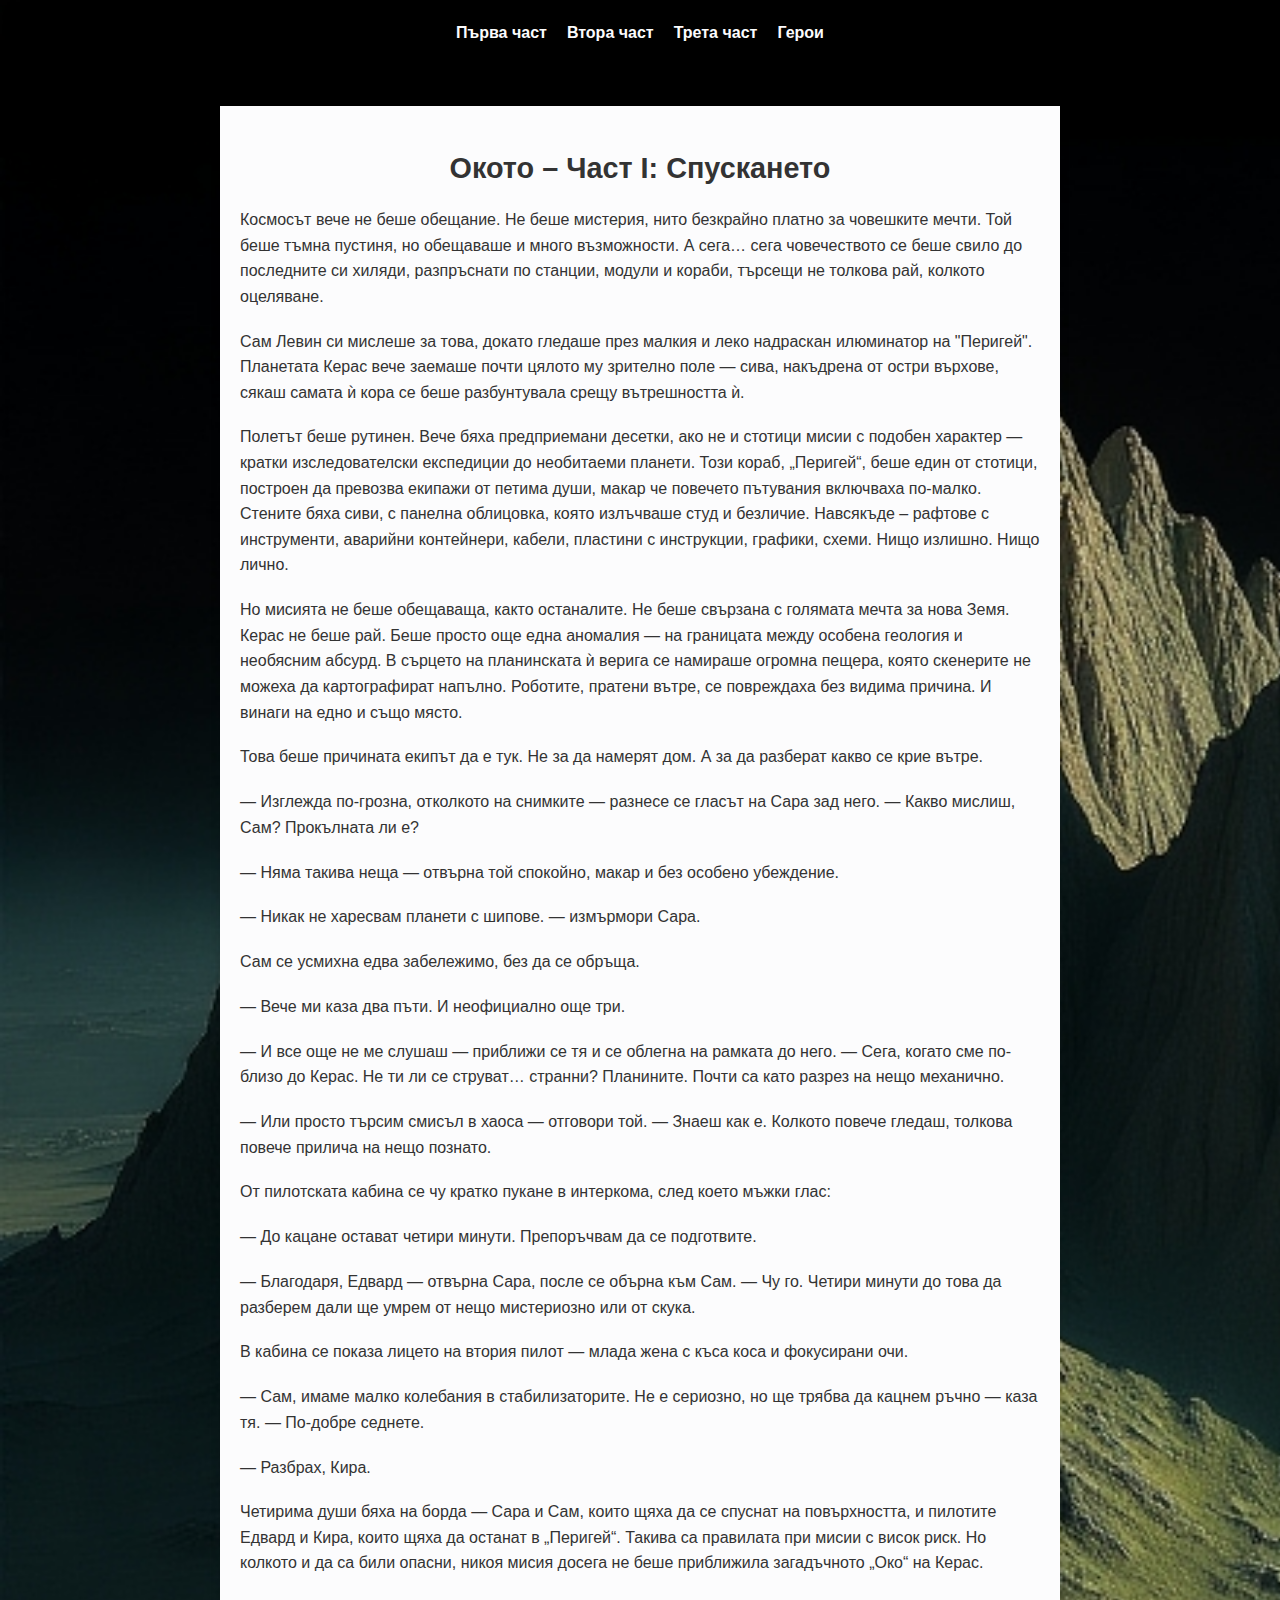
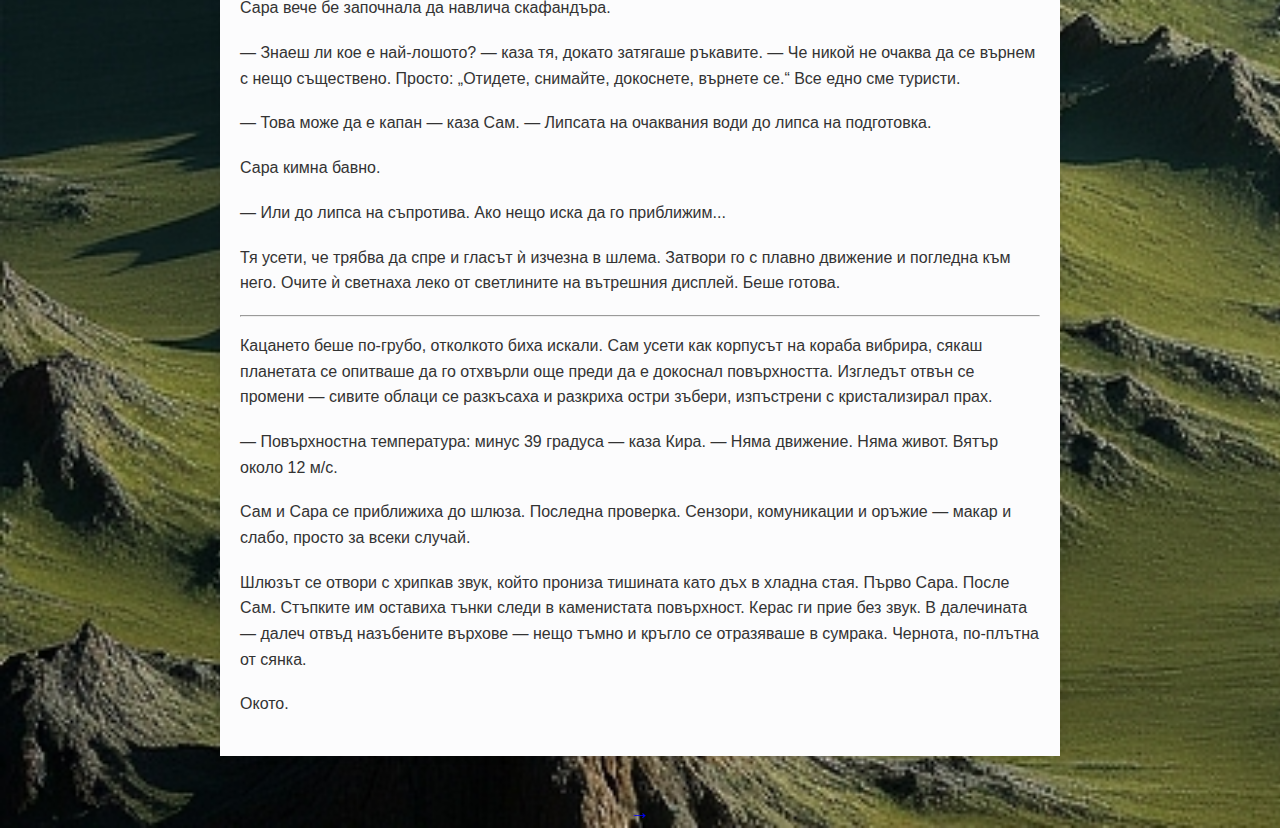
<file: index.html>
<!DOCTYPE html>
<html lang="bg">
<head>
  <meta charset="UTF-8">
  <meta name="viewport" content="width=device-width, initial-scale=1">
  <title>Окото – Част I</title>
  <link rel="stylesheet" href="style.css">
</head>
<body>

  <nav>
    <a href="#">Първа част</a>
    <a href="part2.html">Втора част</a>
    <a href="part3.html">Трета част</a>
    <a href="about.html">Герои</a>
  </nav>

  <main>
    <h1>Окото – Част I: Спускането</h1>

    <p>Космосът вече не беше обещание. Не беше мистерия, нито безкрайно платно за човешките мечти. Той беше тъмна пустиня, но обещаваше и много възможности. А сега… сега човечеството се беше свило до последните си хиляди, разпръснати по станции, модули и кораби, търсещи не толкова рай, колкото оцеляване.</p>
	<p>Сам Левин си мислеше за това, докато гледаше през малкия и леко надраскан илюминатор на "Перигей". Планетата Керас вече заемаше почти цялото му зрително поле — сива, накъдрена от остри върхове, сякаш самата ѝ кора се беше разбунтувала срещу вътрешността ѝ.</p>
	<p>Полетът беше рутинен. Вече бяха предприемани десетки, ако не и стотици мисии с подобен характер — кратки изследователски експедиции до необитаеми планети. Този кораб, „Перигей“, беше един от стотици, построен да превозва екипажи от петима души, макар че повечето пътувания включваха по-малко. Стените бяха сиви, с панелна облицовка, която излъчваше студ и безличие. Навсякъде – рафтове с инструменти, аварийни контейнери, кабели, пластини с инструкции, графики, схеми. Нищо излишно. Нищо лично.</p>
	<p>Но мисията не беше обещаваща, както останалите. Не беше свързана с голямата мечта за нова Земя. Керас не беше рай. Беше просто още една аномалия — на границата между особена геология и необясним абсурд. В сърцето на планинската ѝ верига се намираше огромна пещера, която скенерите не можеха да картографират напълно. Роботите, пратени вътре, се повреждаха без видима причина. И винаги на едно и също място.</p>
	<p>Това беше причината екипът да е тук. Не за да намерят дом. А за да разберат какво се крие вътре.</p>
	<p>— Изглежда по-грозна, отколкото на снимките — разнесе се гласът на Сара зад него. — Какво мислиш, Сам? Прокълната ли е?</p>
	<p>— Няма такива неща — отвърна той спокойно, макар и без особено убеждение.</p>
	<p>— Никак не харесвам планети с шипове. — измърмори Сара.</p>
	<p>Сам се усмихна едва забележимо, без да се обръща.</p>
	<p>— Вече ми каза два пъти. И неофициално още три.</p>
	<p>— И все още не ме слушаш — приближи се тя и се облегна на рамката до него. — Сега, когато сме по-близо до Керас. Не ти ли се струват… странни? Планините. Почти са като разрез на нещо механично.</p>
	<p>— Или просто търсим смисъл в хаоса — отговори той. — Знаеш как е. Колкото повече гледаш, толкова повече прилича на нещо познато.</p>
	<p>От пилотската кабина се чу кратко пукане в интеркома, след което мъжки глас:</p>
	<p>— До кацане остават четири минути. Препоръчвам да се подготвите.</p>
	<p>— Благодаря, Едвард — отвърна Сара, после се обърна към Сам. — Чу го. Четири минути до това да разберем дали ще умрем от нещо мистериозно или от скука.</p>
	<p>В кабина се показа лицето на втория пилот — млада жена с къса коса и фокусирани очи.</p>
	<p>— Сам, имаме малко колебания в стабилизаторите. Не е сериозно, но ще трябва да кацнем ръчно — каза тя. — По-добре седнете.</p>
	<p>— Разбрах, Кира.</p>
	<p>Четирима души бяха на борда — Сара и Сам, които щяха да се спуснат на повърхността, и пилотите Едвард и Кира, които щяха да останат в „Перигей“. Такива са правилата при мисии с висок риск. Но колкото и да са били опасни, никоя мисия досега не беше приближила загадъчното „Око“ на Керас.</p>
	<p>Сара вече бе започнала да навлича скафандъра.</p>
	<p>— Знаеш ли кое е най-лошото? — каза тя, докато затягаше ръкавите. — Че никой не очаква да се върнем с нещо съществено. Просто: „Отидете, снимайте, докоснете, върнете се.“ Все едно сме туристи.</p>
	<p>— Това може да е капан — каза Сам. — Липсата на очаквания води до липса на подготовка.</p>
	<p>Сара кимна бавно.</p>
	<p>— Или до липса на съпротива. Ако нещо иска да го приближим...</p>
	<p>Тя усети, че трябва да спре и гласът ѝ изчезна в шлема. Затвори го с плавно движение и погледна към него. Очите ѝ светнаха леко от светлините на вътрешния дисплей. Беше готова.</p>
	<hr>
	<p>Кацането беше по-грубо, отколкото биха искали. Сам усети как корпусът на кораба вибрира, сякаш планетата се опитваше да го отхвърли още преди да е докоснал повърхността. Изгледът отвън се промени — сивите облаци се разкъсаха и разкриха остри зъбери, изпъстрени с кристализирал прах.</p>
	<p>— Повърхностна температура: минус 39 градуса — каза Кира. — Няма движение. Няма живот. Вятър около 12 м/с.</p>
	<p>Сам и Сара се приближиха до шлюза. Последна проверка. Сензори, комуникации и оръжие  — макар и слабо, просто за всеки случай.</p>
	<p>Шлюзът се отвори с хрипкав звук, който прониза тишината като дъх в хладна стая. Първо Сара. После Сам. Стъпките им оставиха тънки следи в каменистата повърхност. Керас ги прие без звук. В далечината — далеч отвъд назъбените върхове — нещо тъмно и кръгло се отразяваше в сумрака. Чернота, по-плътна от сянка.</p>
	<p>Окото.</p>
  </main>

  <div class="navigation">
	<a href="part2.html">→</a>
</div>
</body>
</html>
</file>
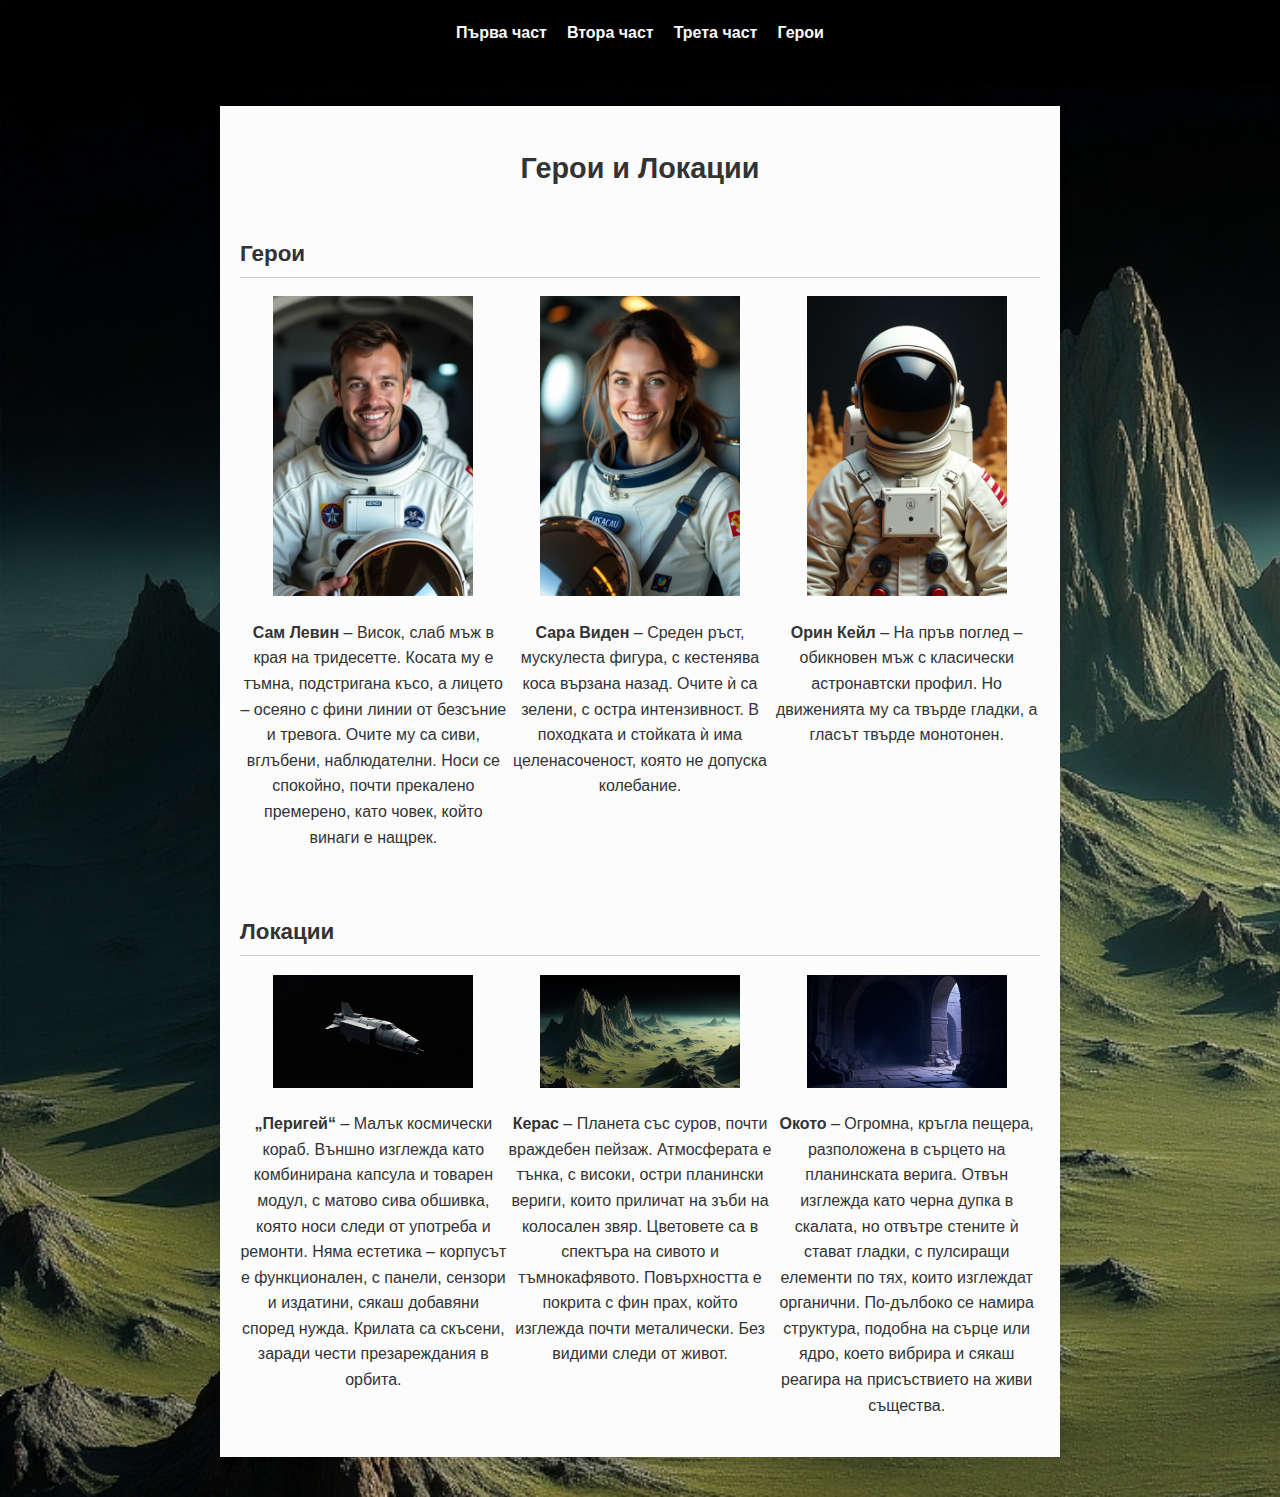
<file: about.html>
<!DOCTYPE html>
<html lang="bg">
<head>
  <meta charset="UTF-8">
  <meta name="viewport" content="width=device-width, initial-scale=1">
  <title>Окото – Герои и Локации</title>
  <link rel="stylesheet" href="style.css">
</head>
<body>

  <nav>
    <a href="index.html">Първа част</a>
    <a href="part2.html">Втора част</a>
    <a href="part3.html">Трета част</a>
    <a href="#">Герои</a>
  </nav>

  <main>
    <h1>Герои и Локации</h1>

    <h2>Герои</h2>

    <div class="row">
    <div class="block">
      <img src="res/sam.jpg">
      <p><strong>Сам Левин</strong> – Висок, слаб мъж в края на тридесетте. Косата му е тъмна, подстригана късо, а лицето – осеяно с фини линии от безсъние и тревога. Очите му са сиви, вглъбени, наблюдателни. Носи се спокойно, почти прекалено премерено, като човек, който винаги е нащрек.</p>
    </div>

    <div class="block">
      <img src="res/sara.jpg">
    <p><strong>Сара Виден</strong> – Среден ръст, мускулеста фигура, с кестенява коса вързана назад. Очите ѝ са зелени, с остра интензивност. В походката и стойката ѝ има целенасоченост, която не допуска колебание.</p>
    </div>

    <div class="block">
      <img src="res/orin.jpg">
      <p><strong>Орин Кейл</strong> – На пръв поглед – обикновен мъж с класически астронавтски профил. Но движенията му са твърде гладки, а гласът твърде монотонен.</p>
    </div>
  </div>

    <h2>Локации</h2>

	<div class="row">
    <div class="block">
      <img src="res/spacecraft.jpg">
    <p><strong>„Перигей“</strong> – Малък космически кораб. Външно изглежда като комбинирана капсула и товарен модул, с матово сива обшивка, която носи следи от употреба и ремонти. Няма естетика – корпусът е функционален, с панели, сензори и издатини, сякаш добавяни според нужда. Крилата са скъсени, заради чести презареждания в орбита.</p>
  </div>

    <div class="block">
      <img src="res/keras.jpg">
    <p><strong>Керас</strong> – Планета със суров, почти враждебен пейзаж. Атмосферата е тънка, с високи, остри планински вериги, които приличат на зъби на колосален звяр. Цветовете са в спектъра на сивото и тъмнокафявото. Повърхността е покрита с фин прах, който изглежда почти металически. Без видими следи от живот.</p>
  </div>

    <div class="block">
      <img src="res/eye2.jpg">
    <p><strong>Окото</strong> – Огромна, кръгла пещера, разположена в сърцето на планинската верига. Отвън изглежда като черна дупка в скалата, но отвътре стените ѝ стават гладки, с пулсиращи елементи по тях, които изглеждат органични. По-дълбоко се намира структура, подобна на сърце или ядро, което вибрира и сякаш реагира на присъствието на живи същества.</p>
  </div>
</div>

  </main>

</body>
</html>
</file>
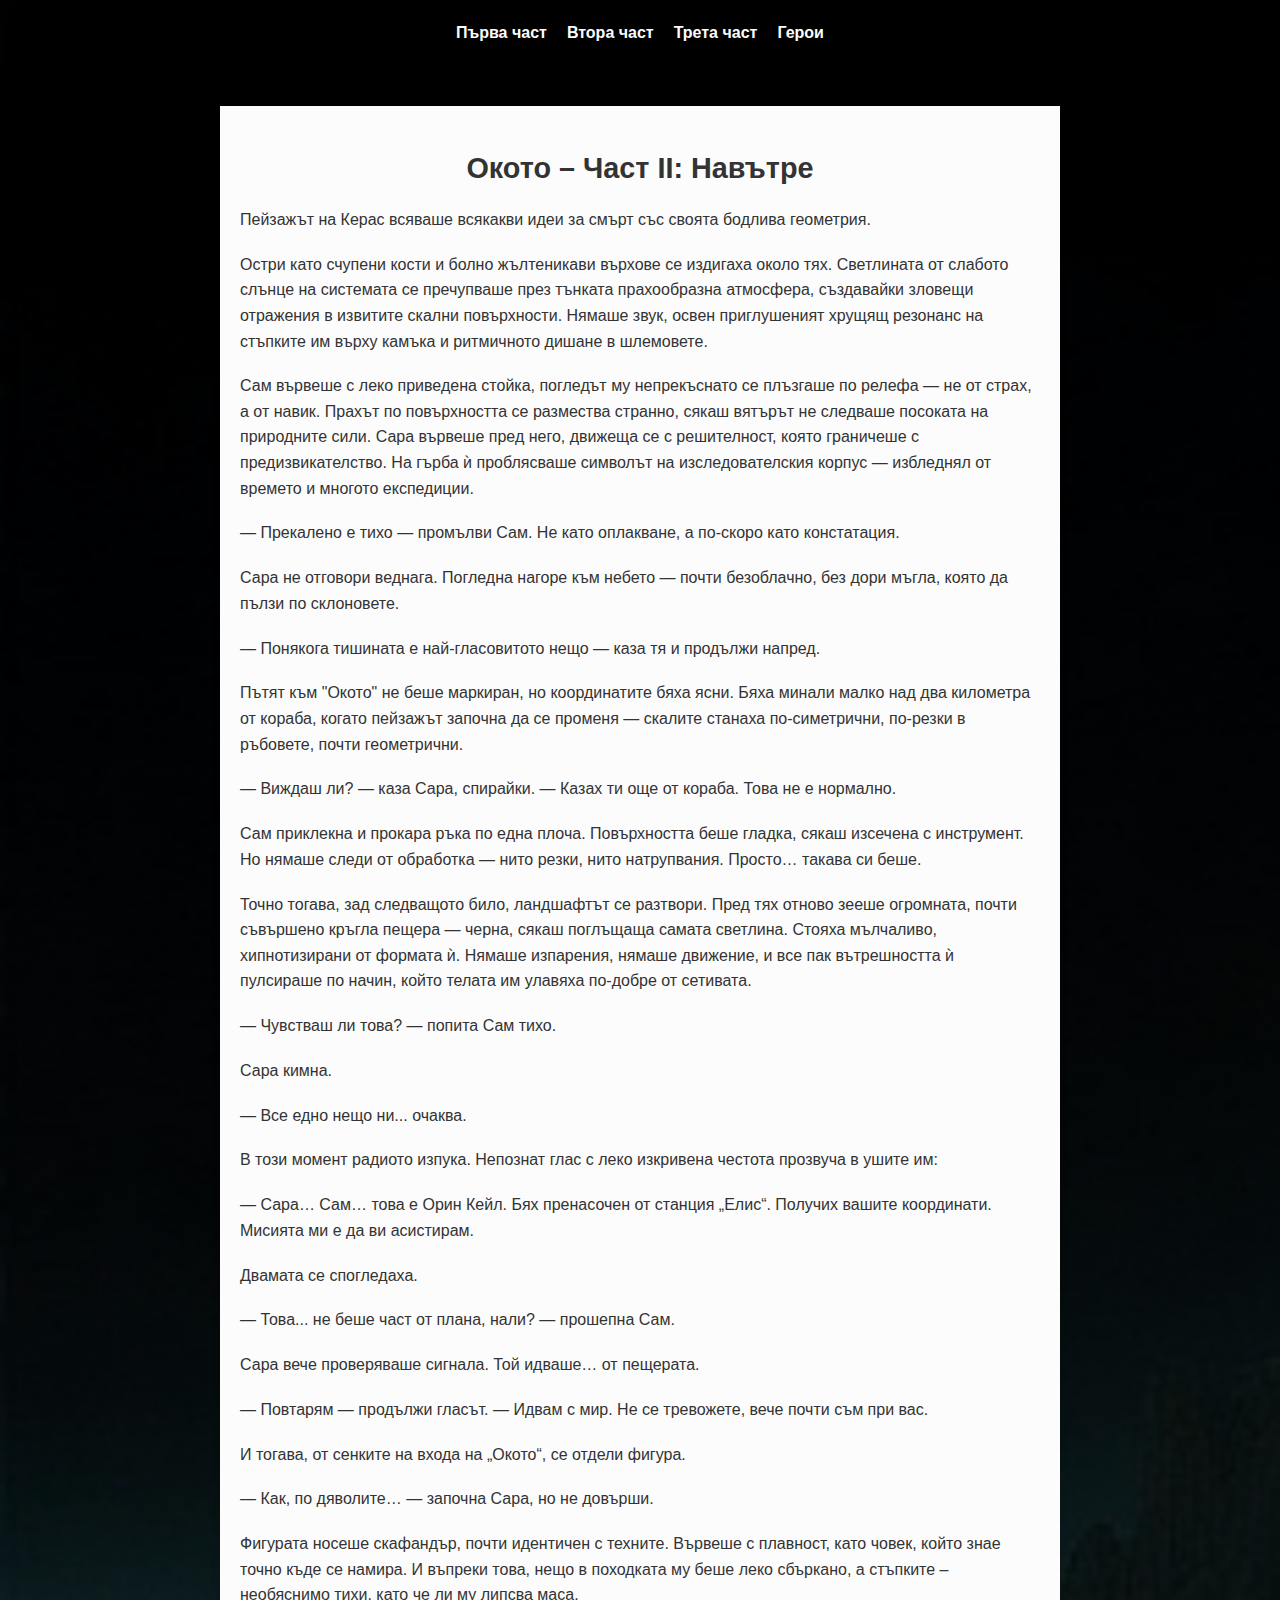
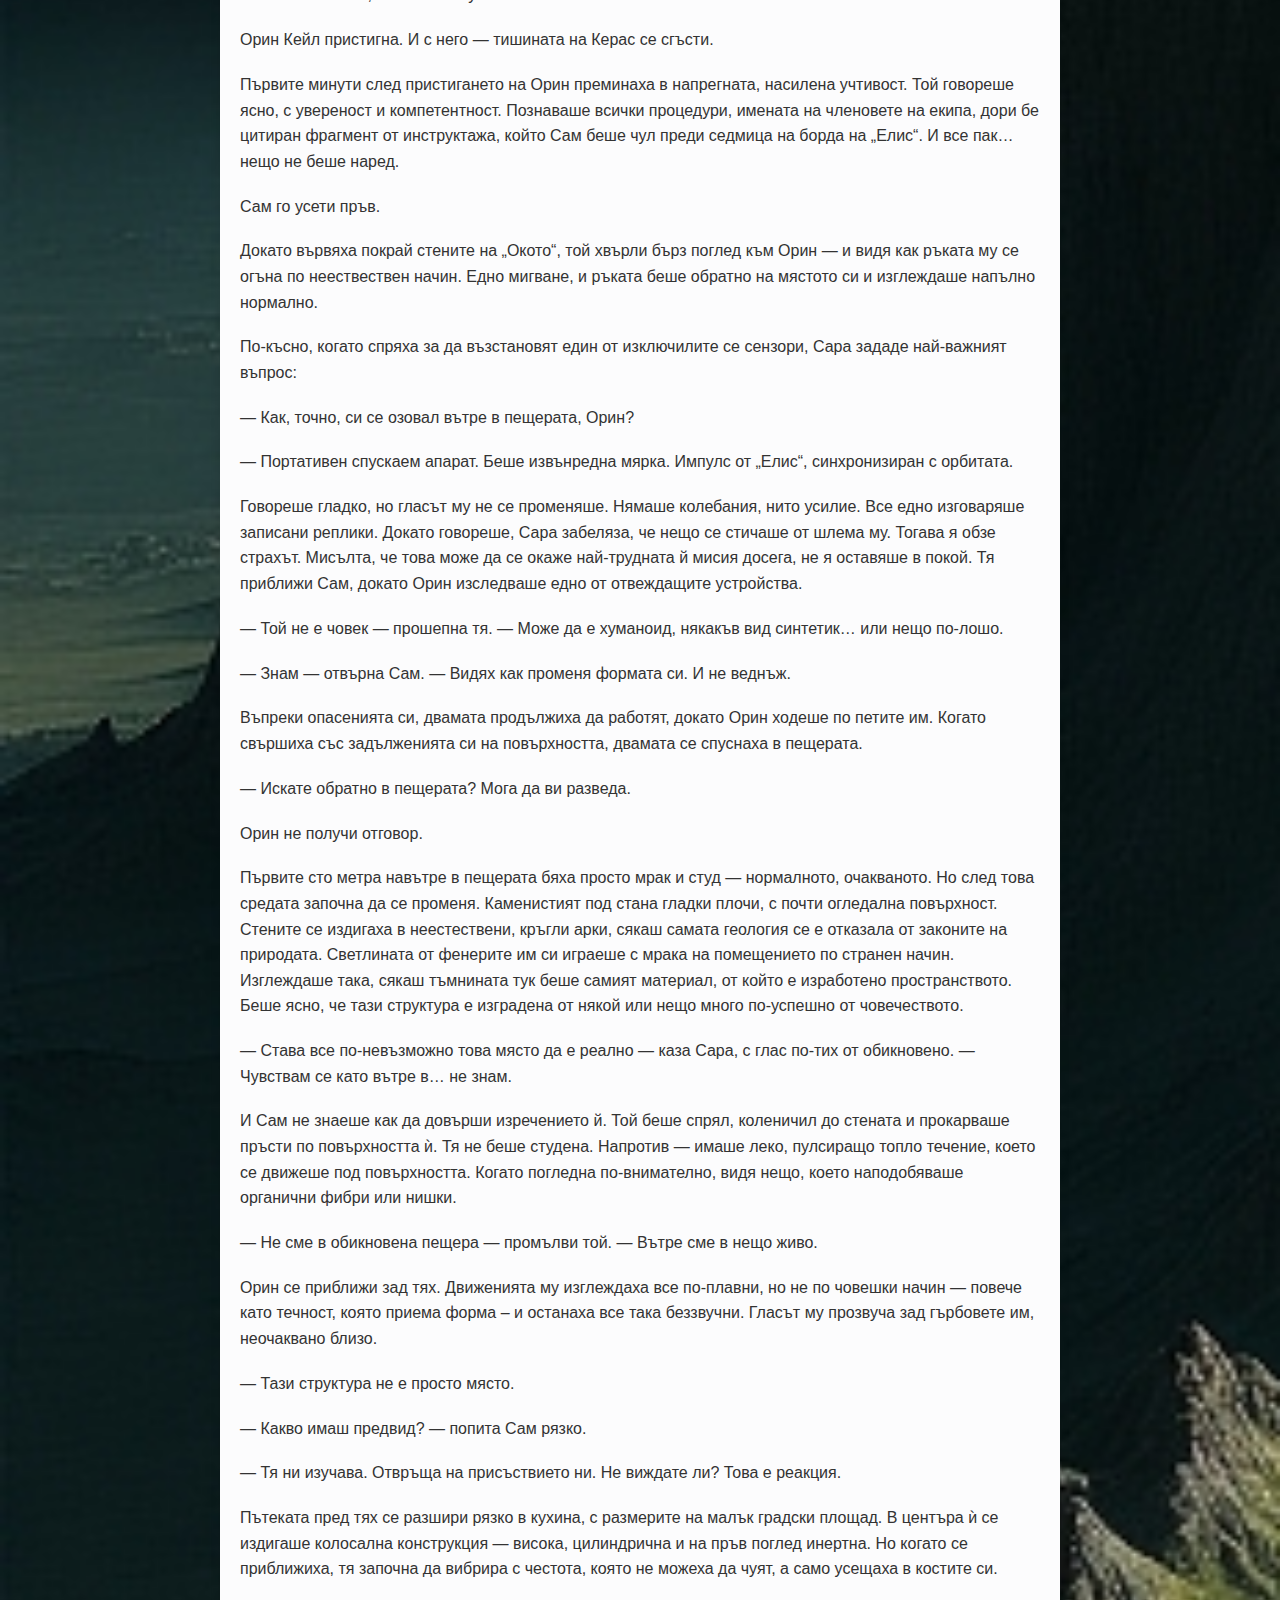
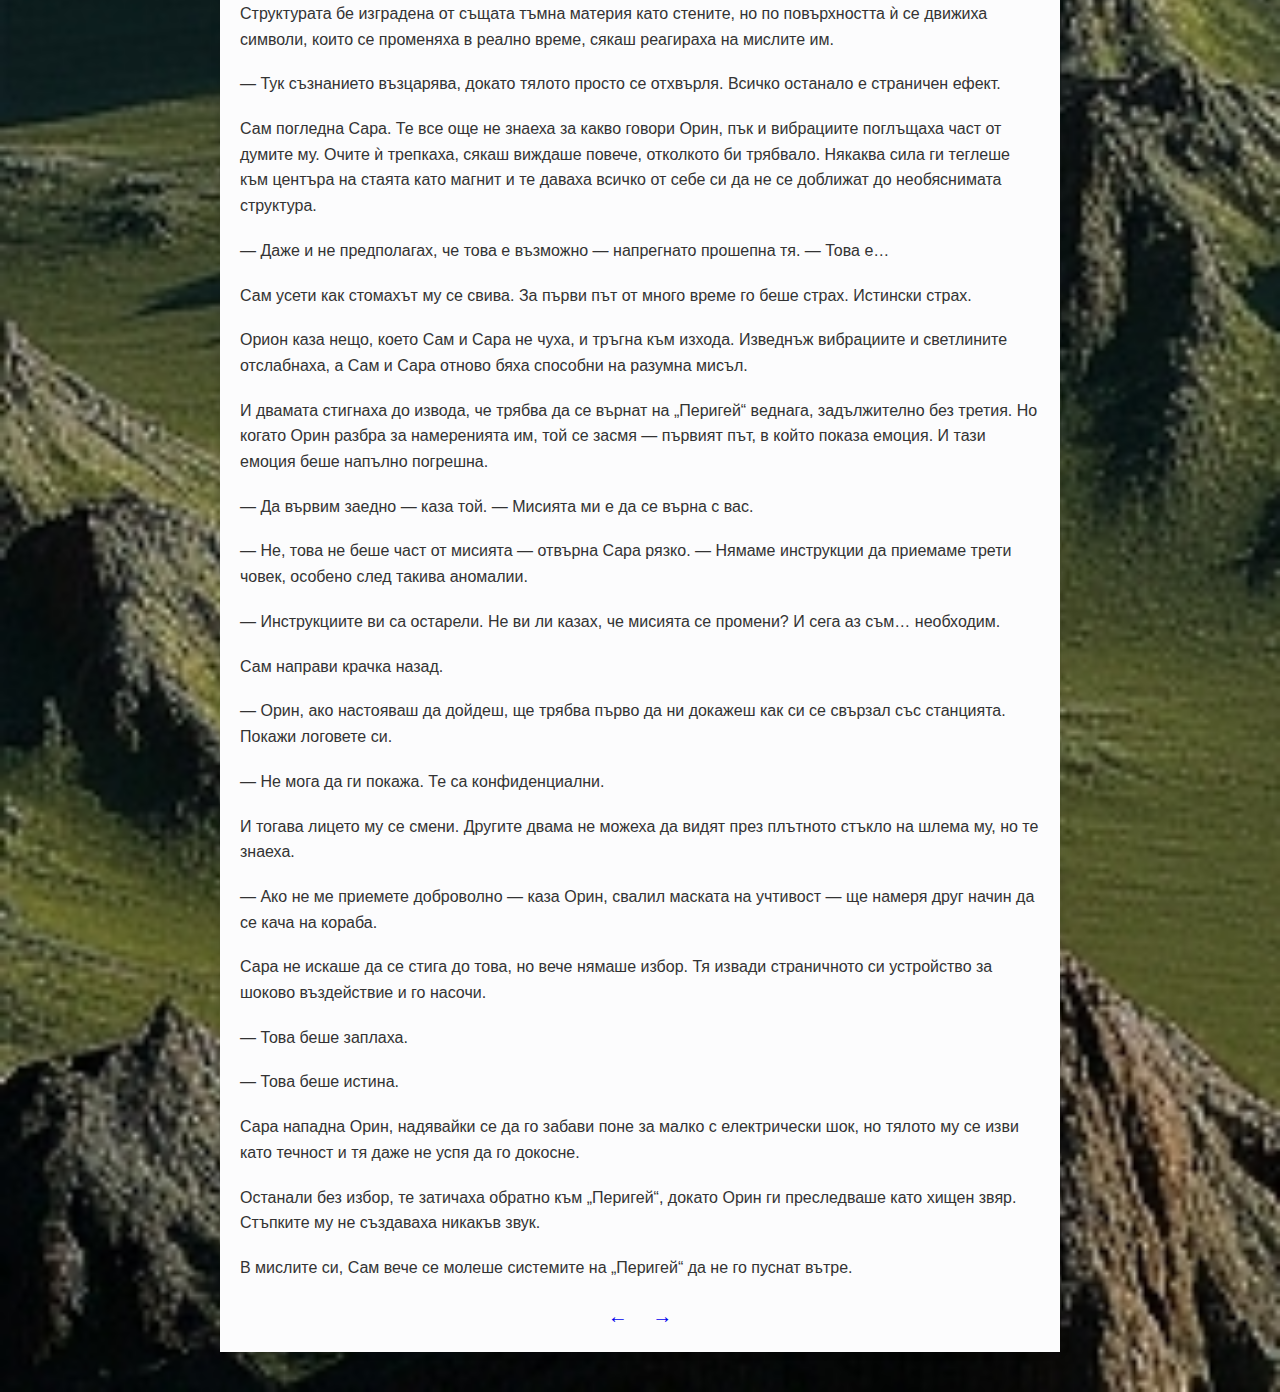
<file: part2.html>
<!DOCTYPE html>
<html lang="bg">
<head>
  <meta charset="UTF-8">
  <meta name="viewport" content="width=device-width, initial-scale=1">
  <title>Окото – Част II</title>
  <link rel="stylesheet" href="style.css">
</head>
<body>

  <nav>
    <a href="index.html">Първа част</a>
    <a href="#">Втора част</a>
    <a href="part3.html">Трета част</a>
    <a href="about.html">Герои</a>
  </nav>

  <main>
  
	<h1>Окото – Част II: Навътре</h1>
  
	<p>Пейзажът на Керас всяваше всякакви идеи за смърт със своята бодлива геометрия.
	<p>Остри като счупени кости и болно жълтеникави върхове се издигаха около тях. Светлината от слабото слънце на системата се пречупваше през тънката прахообразна атмосфера, създавайки зловещи отражения в извитите скални повърхности. Нямаше звук, освен приглушеният хрущящ резонанс на стъпките им върху камъка и ритмичното дишане в шлемовете.</p>
	<p>Сам вървеше с леко приведена стойка, погледът му непрекъснато се плъзгаше по релефа — не от страх, а от навик. Прахът по повърхността се размества странно, сякаш вятърът не следваше посоката на природните сили. Сара вървеше пред него, движеща се с решителност, която граничеше с предизвикателство. На гърба ѝ проблясваше символът на изследователския корпус — избледнял от времето и многото експедиции.</p>
	<p>— Прекалено е тихо — промълви Сам. Не като оплакване, а по-скоро като констатация.</p>
	<p>Сара не отговори веднага. Погледна нагоре към небето — почти безоблачно, без дори мъгла, която да пълзи по склоновете.</p>
	<p>— Понякога тишината е най-гласовитото нещо — каза тя и продължи напред.</p>
	<p>Пътят към "Окото" не беше маркиран, но координатите бяха ясни. Бяха минали малко над два километра от кораба, когато пейзажът започна да се променя — скалите станаха по-симетрични, по-резки в ръбовете, почти геометрични.</p>
	<p>— Виждаш ли? — каза Сара, спирайки. — Казах ти още от кораба. Това не е нормално.</p>
	<p>Сам приклекна и прокара ръка по една плоча. Повърхността беше гладка, сякаш изсечена с инструмент. Но нямаше следи от обработка — нито резки, нито натрупвания. Просто… такава си беше.</p>
	<p>Точно тогава, зад следващото било, ландшафтът се разтвори. Пред тях отново зееше огромната, почти съвършено кръгла пещера — черна, сякаш поглъщаща самата светлина. Стояха мълчаливо, хипнотизирани от формата ѝ. Нямаше изпарения, нямаше движение, и все пак вътрешността ѝ пулсираше по начин, който телата им улавяха по-добре от сетивата.</p>
	<p>— Чувстваш ли това? — попита Сам тихо.</p>
	<p>Сара кимна.</p>
	<p>— Все едно нещо ни... очаква.</p>
	<p>В този момент радиото изпука. Непознат глас с леко изкривена честота прозвуча в ушите им:</p>
	<p>— Сара… Сам… това е Орин Кейл. Бях пренасочен от станция „Елис“. Получих вашите координати. Мисията ми е да ви асистирам.</p>
	<p>Двамата се спогледаха.</p>
	<p>— Това... не беше част от плана, нали? — прошепна Сам.</p>
	<p>Сара вече проверяваше сигнала. Той идваше… от пещерата.</p>
	<p>— Повтарям — продължи гласът. — Идвам с мир. Не се тревожете, вече почти съм при вас.</p>
	<p>И тогава, от сенките на входа на „Окото“, се отдели фигура.</p>
	<p>— Как, по дяволите… — започна Сара, но не довърши.</p>
	<p>Фигурата носеше скафандър, почти идентичен с техните. Вървеше с плавност, като човек, който знае точно къде се намира. И въпреки това, нещо в походката му беше леко сбъркано, а стъпките – необяснимо тихи, като че ли му липсва маса.</p>
	<p>Орин Кейл пристигна. И с него — тишината на Керас се сгъсти.</p>
	<p>Първите минути след пристигането на Орин преминаха в напрегната, насилена учтивост. Той говореше ясно, с увереност и компетентност. Познаваше всички процедури, имената на членовете на екипа, дори бе цитиран фрагмент от инструктажа, който Сам беше чул преди седмица на борда на „Елис“. И все пак… нещо не беше наред.</p>
	<p>Сам го усети пръв.</p>
	<p>Докато вървяха покрай стените на „Окото“, той хвърли бърз поглед към Орин — и видя как ръката му се огъна по неествествен начин. Едно мигване, и ръката беше обратно на мястото си и изглеждаше напълно нормално.</p>
	<p>По-късно, когато спряха за да възстановят един от изключилите се сензори, Сара зададе най-важният въпрос:</p>
	<p>— Как, точно, си се озовал вътре в пещерата, Орин?</p>
	<p>— Портативен спускаем апарат. Беше извънредна мярка. Импулс от „Елис“, синхронизиран с орбитата.</p>
	<p>Говореше гладко, но гласът му не се променяше. Нямаше колебания, нито усилие. Все едно изговаряше записани реплики. Докато говореше, Сара забеляза, че нещо се стичаше от шлема му. Тогава я обзе страхът. Мисълта, че това може да се окаже най-трудната й мисия досега, не я оставяше в покой. Тя приближи Сам, докато Орин изследваше едно от отвеждащите устройства.</p>
	<p>— Той не е човек — прошепна тя. — Може да е хуманоид, някакъв вид синтетик… или нещо по-лошо.</p>
	<p>— Знам — отвърна Сам. — Видях как променя формата си. И не веднъж.</p>
	<p>Въпреки опасенията си, двамата продължиха да работят, докато Орин ходеше по петите им. Когато свършиха със задълженията си на повърхността, двамата се спуснаха в пещерата.</p>
	<p>— Искате обратно в пещерата? Мога да ви разведа.</p>
	<p>Орин не получи отговор.</p>
	<p>Първите сто метра навътре в пещерата бяха просто мрак и студ — нормалното, очакваното. Но след това средата започна да се променя. Каменистият под стана гладки плочи, с почти огледална повърхност. Стените се издигаха в неестествени, кръгли арки, сякаш самата геология се е отказала от законите на природата. Светлината от фенерите им си играеше с мрака на помещението по странен начин. Изглеждаше така, сякаш тъмнината тук беше самият материал, от който е изработено пространството. Беше ясно, че тази структура е изградена от някой или нещо много по-успешно от човечеството.</p>
	<p>— Става все по-невъзможно това място да е реално — каза Сара, с глас по-тих от обикновено. — Чувствам се като вътре в… не знам.</p>
	<p>И Сам не знаеше как да довърши изречението й. Той беше спрял, коленичил до стената и прокарваше пръсти по повърхността ѝ. Тя не беше студена. Напротив — имаше леко, пулсиращо топло течение, което се движеше под повърхността. Когато погледна по-внимателно, видя нещо, което наподобяваше органични фибри или нишки.</p>
	<p>— Не сме в обикновена пещера — промълви той. — Вътре сме в нещо живо.</p>
	<p>Орин се приближи зад тях. Движенията му изглеждаха все по-плавни, но не по човешки начин — повече като течност, която приема форма – и останаха все така беззвучни. Гласът му прозвуча зад гърбовете им, неочаквано близо.</p>
	<p>— Тази структура не е просто място.</p>
	<p>— Какво имаш предвид? — попита Сам рязко.</p>
	<p>— Тя ни изучава. Отвръща на присъствието ни. Не виждате ли? Това е реакция.</p>
	<p>Пътеката пред тях се разшири рязко в кухина, с размерите на малък градски площад. В центъра ѝ се издигаше колосална конструкция — висока, цилиндрична и на пръв поглед инертна. Но когато се приближиха, тя започна да вибрира с честота, която не можеха да чуят, а само усещаха в костите си.</p>
	<p>Структурата бе изградена от същата тъмна материя като стените, но по повърхността ѝ се движиха символи, които се променяха в реално време, сякаш реагираха на мислите им.</p>
	<p>— Тук съзнанието възцарява, докато тялото просто се отхвърля. Всичко останало е страничен ефект.</p>
	<p>Сам погледна Сара. Те все още не знаеха за какво говори Орин, пък и вибрациите поглъщаха част от думите му. Очите ѝ трепкаха, сякаш виждаше повече, отколкото би трябвало. Някаква сила ги теглеше към центъра на стаята като магнит и те даваха всичко от себе си да не се доближат до необяснимата структура.</p>
	<p>— Даже и не предполагах, че това е възможно — напрегнато прошепна тя. — Това е…</p>
	<p>Сам усети как стомахът му се свива. За първи път от много време го беше страх. Истински страх. </p>
	<p>Орион каза нещо, което Сам и Сара не чуха, и тръгна към изхода. Изведнъж вибрациите и светлините отслабнаха, а Сам и Сара отново бяха способни на разумна мисъл.</p>
	<p>И двамата стигнаха до извода, че трябва да се върнат на „Перигей“ веднага, задължително без третия. Но когато Орин разбра за намеренията им, той се засмя — първият път, в който показа емоция. И тази емоция беше напълно погрешна.</p>
	<p>— Да вървим заедно — каза той. — Мисията ми е да се върна с вас.</p>
	<p>— Не, това не беше част от мисията — отвърна Сара рязко. — Нямаме инструкции да приемаме трети човек, особено след такива аномалии.</p>
	<p>— Инструкциите ви са остарели. Не ви ли казах, че мисията се промени? И сега аз съм… необходим.</p>
	<p>Сам направи крачка назад.</p>
	<p>— Орин, ако настояваш да дойдеш, ще трябва първо да ни докажеш как си се свързал със станцията. Покажи логовете си.</p>
	<p>— Не мога да ги покажа. Те са конфиденциални.</p>
	<p>И тогава лицето му се смени. Другите двама не можеха да видят през плътното стъкло на шлема му, но те знаеха.</p>
	<p>— Ако не ме приемете доброволно — каза Орин, свалил маската на учтивост — ще намеря друг начин да се кача на кораба.</p>
	<p>Сара не искаше да се стига до това, но вече нямаше избор. Тя извади страничното си устройство за шоково въздействие и го насочи.</p>
	<p>— Това беше заплаха.</p>
	<p>— Това беше истина.</p>
	<p>Сара нападна Орин, надявайки се да го забави поне за малко с електрически шок, но тялото му се изви като течност и тя даже не успя да го докосне.</p>
	<p>Останали без избор, те затичаха обратно към „Перигей“, докато Орин ги преследваше като хищен звяр. Стъпките му не създаваха никакъв звук.</p>
	<p>В мислите си, Сам вече се молеше системите на „Перигей“ да не го пуснат вътре.</p>

	<div class="navigation">
		<a href="index.html">←</a>
		<a href="part3.html">→</a>
	</div>

  </main>

</body>
</html>
</file>
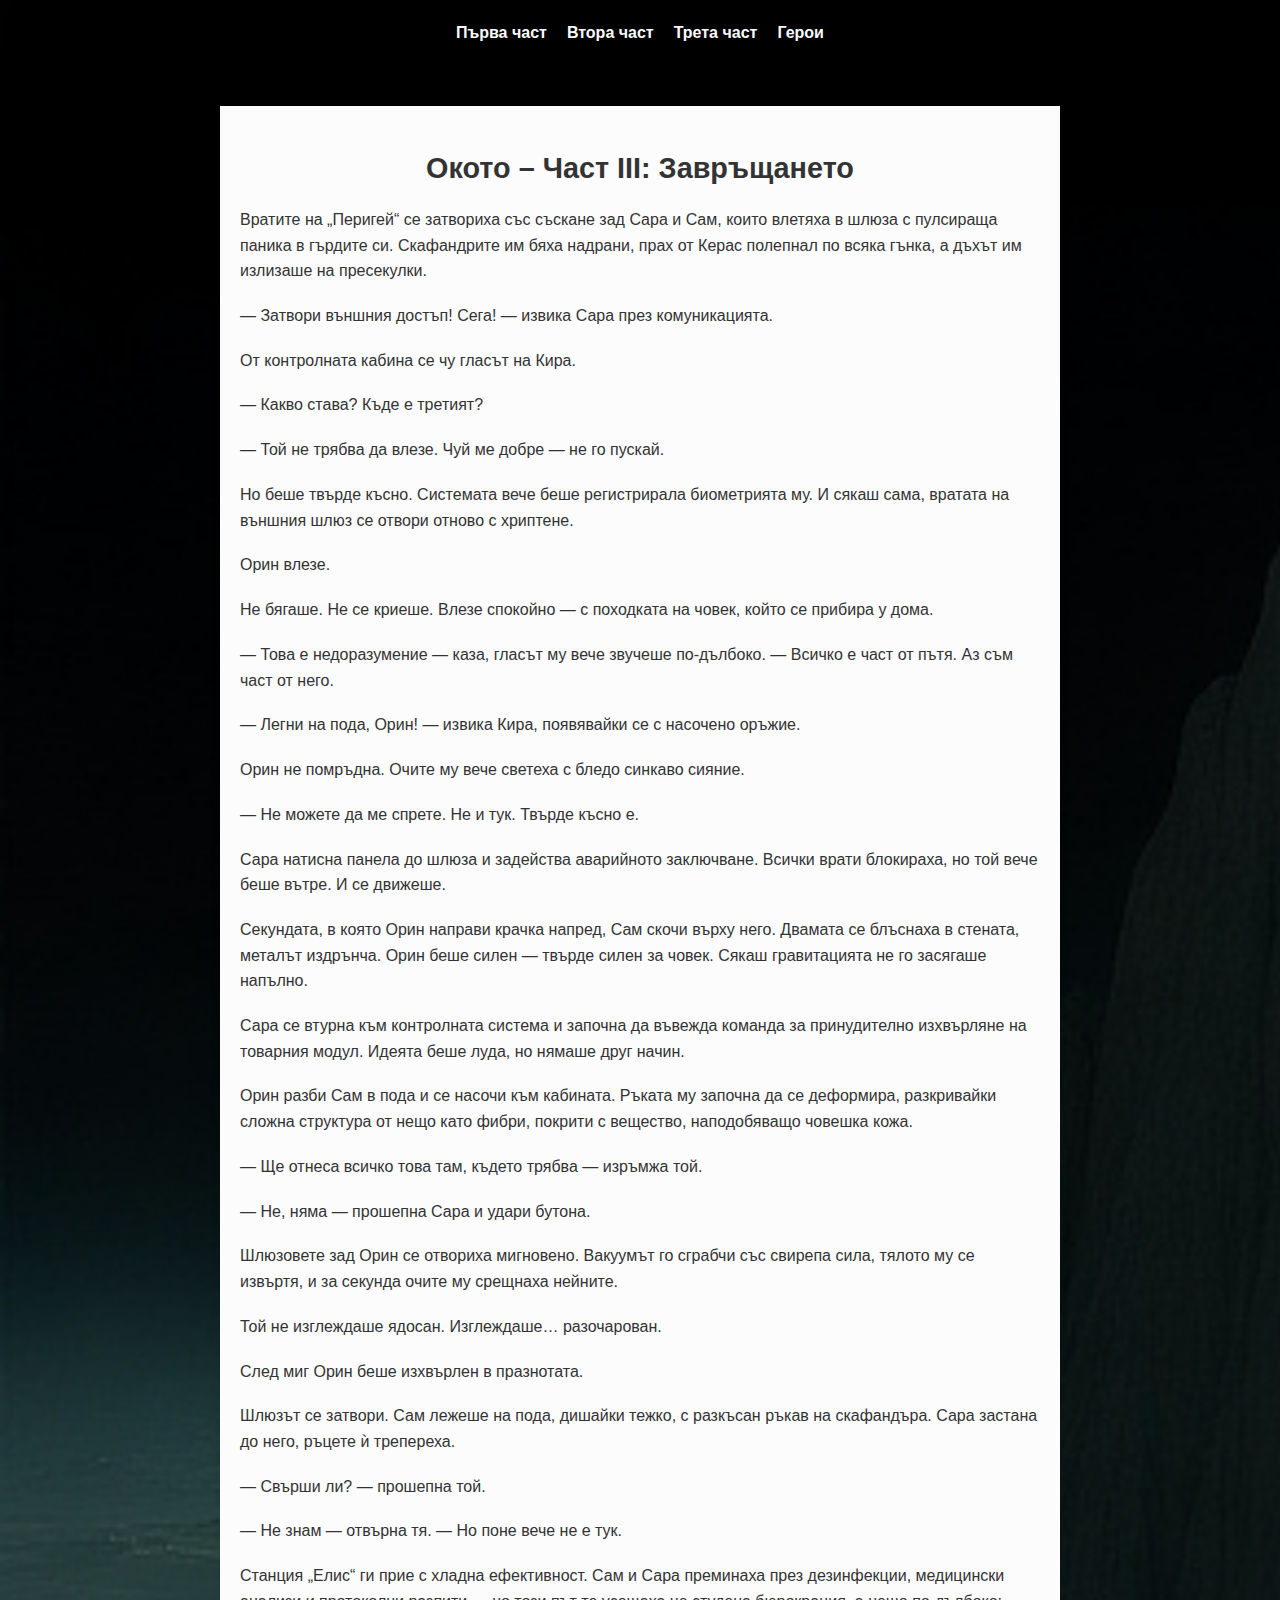
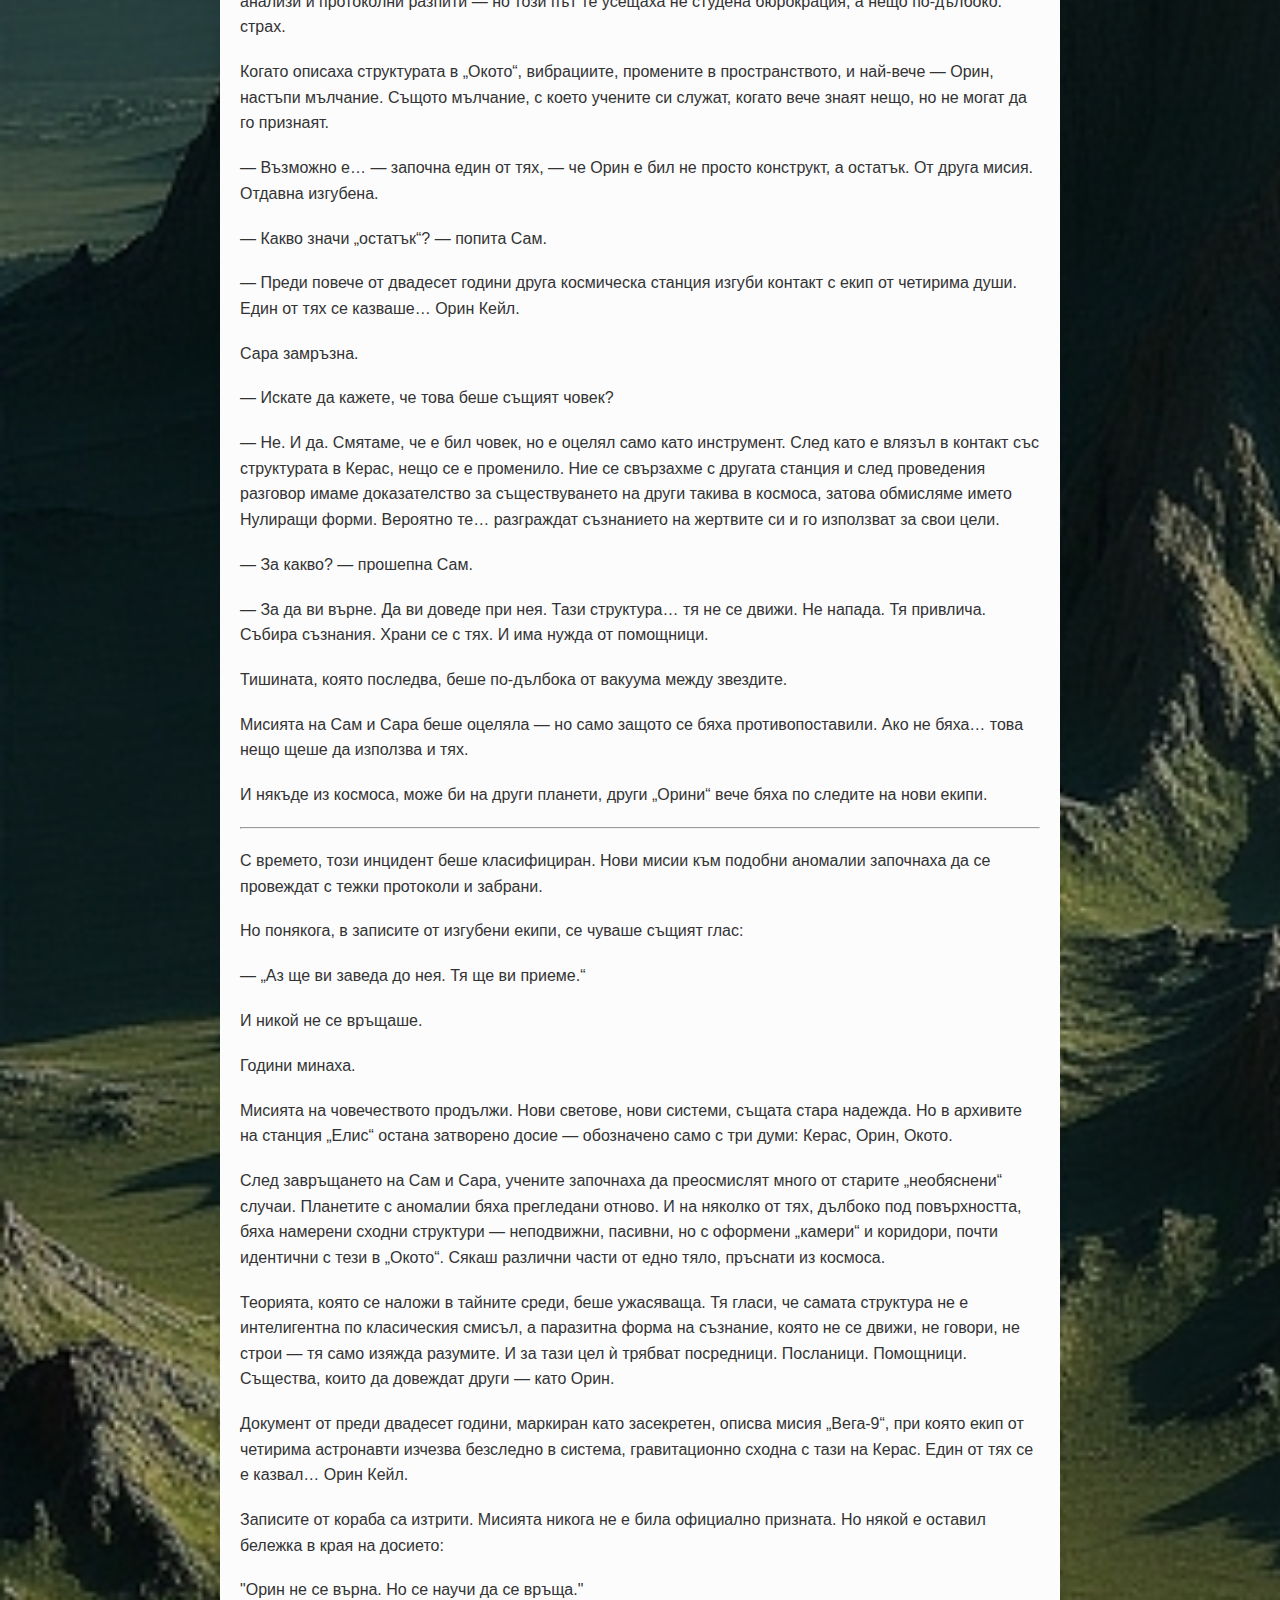
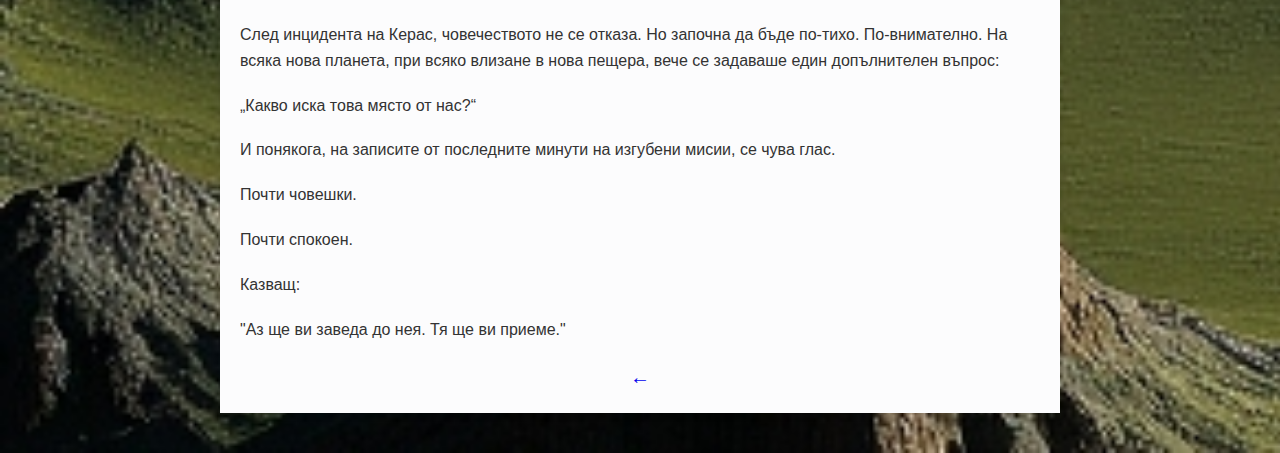
<file: part3.html>
<!DOCTYPE html>
<html lang="bg">
<head>
  <meta charset="UTF-8">
  <meta name="viewport" content="width=device-width, initial-scale=1">
  <title>Окото – Част III</title>
  <link rel="stylesheet" href="style.css">
</head>
<body>

  <nav>
    <a href="index.html">Първа част</a>
    <a href="part2.html">Втора част</a>
    <a href="#">Трета част</a>
    <a href="about.html">Герои</a>
  </nav>

  <main>
	<h1>Окото – Част III: Завръщането</h1>
	
	<p>Вратите на „Перигей“ се затвориха със съскане зад Сара и Сам, които влетяха в шлюза с пулсираща паника в гърдите си. Скафандрите им бяха надрани, прах от Керас полепнал по всяка гънка, а дъхът им излизаше на пресекулки.</p>
	<p>— Затвори външния достъп! Сега! — извика Сара през комуникацията.</p>
	<p>От контролната кабина се чу гласът на Кира.</p>
	<p>— Какво става? Къде е третият?</p>
	<p>— Той не трябва да влезе. Чуй ме добре — не го пускай.</p>
	<p>Но беше твърде късно. Системата вече беше регистрирала биометрията му. И сякаш сама, вратата на външния шлюз се отвори отново с хриптене.</p>
	<p>Орин влезе.</p>
	<p>Не бягаше. Не се криеше. Влезе спокойно — с походката на човек, който се прибира у дома.</p>
	<p>— Това е недоразумение — каза, гласът му вече звучеше по-дълбоко. — Всичко е част от пътя. Аз съм част от него.</p>
	<p>— Легни на пода, Орин! — извика Кира, появявайки се с насочено оръжие.</p>
	<p>Орин не помръдна. Очите му вече светеха с бледо синкаво сияние.</p>
	<p>— Не можете да ме спрете. Не и тук. Твърде късно е.</p>
	<p>Сара натисна панела до шлюза и задейства аварийното заключване. Всички врати блокираха, но той вече беше вътре. И се движеше.</p>
	<p>Секундата, в която Орин направи крачка напред, Сам скочи върху него. Двамата се блъснаха в стената, металът издрънча. Орин беше силен — твърде силен за човек. Сякаш гравитацията не го засягаше напълно.</p>
	<p>Сара се втурна към контролната система и започна да въвежда команда за принудително изхвърляне на товарния модул. Идеята беше луда, но нямаше друг начин.</p>
	<p>Орин разби Сам в пода и се насочи към кабината. Ръката му започна да се деформира, разкривайки сложна структура от нещо като фибри, покрити с вещество, наподобяващо човешка кожа.</p>
	<p>— Ще отнеса всичко това там, където трябва — изръмжа той.</p>
	<p>— Не, няма — прошепна Сара и удари бутона.</p>
	<p>Шлюзовете зад Орин се отвориха мигновено. Вакуумът го сграбчи със свирепа сила, тялото му се извъртя, и за секунда очите му срещнаха нейните.</p>
	<p>Той не изглеждаше ядосан. Изглеждаше… разочарован.</p>
	<p>След миг Орин беше изхвърлен в празнотата.</p>
	<p>Шлюзът се затвори. Сам лежеше на пода, дишайки тежко, с разкъсан ръкав на скафандъра. Сара застана до него, ръцете ѝ трепереха.</p>
	<p>— Свърши ли? — прошепна той.</p>
	<p>— Не знам — отвърна тя. — Но поне вече не е тук.</p>
	<p>Станция „Елис“ ги прие с хладна ефективност. Сам и Сара преминаха през дезинфекции, медицински анализи и протоколни разпити — но този път те усещаха не студена бюрокрация, а нещо по-дълбоко: страх.</p>
	<p>Когато описаха структурата в „Окото“, вибрациите, промените в пространството, и най-вече — Орин, настъпи мълчание. Същото мълчание, с което учените си служат, когато вече знаят нещо, но не могат да го признаят.</p>
	<p>— Възможно е… — започна един от тях, — че Орин е бил не просто конструкт, а остатък. От друга мисия. Отдавна изгубена.</p>
	<p>— Какво значи „остатък“? — попита Сам.</p>
	<p>— Преди повече от двадесет години друга космическа станция изгуби контакт с екип от четирима души. Един от тях се казваше… Орин Кейл.</p>
	<p>Сара замръзна.</p>
	<p>— Искате да кажете, че това беше същият човек?</p>
	<p>— Не. И да. Смятаме, че е бил човек, но е оцелял само като инструмент. След като е влязъл в контакт със структурата в Керас, нещо се е променило. Ние се свързахме с другата станция и след проведения разговор имаме доказателство за съществуването на други такива в космоса, затова обмисляме името Нулиращи форми. Вероятно те… разграждат съзнанието на жертвите си и го използват за свои цели.</p>
	<p>— За какво? — прошепна Сам.</p>
	<p>— За да ви върне. Да ви доведе при нея. Тази структура… тя не се движи. Не напада. Тя привлича. Събира съзнания. Храни се с тях. И има нужда от помощници.</p>
	<p>Тишината, която последва, беше по-дълбока от вакуума между звездите.</p>
	<p>Мисията на Сам и Сара беше оцеляла — но само защото се бяха противопоставили. Ако не бяха… това нещо щеше да използва и тях.</p>
	<p>И някъде из космоса, може би на други планети, други „Орини“ вече бяха по следите на нови екипи.</p>
	<p><hr></p>
	<p>С времето, този инцидент беше класифициран. Нови мисии към подобни аномалии започнаха да се провеждат с тежки протоколи и забрани.</p>
	<p>Но понякога, в записите от изгубени екипи, се чуваше същият глас:</p>
	<p>— „Аз ще ви заведа до нея. Тя ще ви приеме.“</p>
	<p>И никой не се връщаше.</p>
	<p>Години минаха.</p>
	<p>Мисията на човечеството продължи. Нови светове, нови системи, същата стара надежда. Но в архивите на станция „Елис“ остана затворено досие — обозначено само с три думи: Керас, Орин, Окото.</p>
	<p>След завръщането на Сам и Сара, учените започнаха да преосмислят много от старите „необяснени“ случаи. Планетите с аномалии бяха прегледани отново. И на няколко от тях, дълбоко под повърхността, бяха намерени сходни структури — неподвижни, пасивни, но с оформени „камери“ и коридори, почти идентични с тези в „Окото“. Сякаш различни части от едно тяло, пръснати из космоса.</p>
	<p>Теорията, която се наложи в тайните среди, беше ужасяваща. Тя гласи, че самата структура не е интелигентна по класическия смисъл, а паразитна форма на съзнание, която не се движи, не говори, не строи — тя само изяжда разумите. И за тази цел ѝ трябват посредници. Посланици. Помощници. Същества, които да довеждат други — като Орин.</p>
	<p>Документ от преди двадесет години, маркиран като засекретен, описва мисия „Вега-9“, при която екип от четирима астронавти изчезва безследно в система, гравитационно сходна с тази на Керас. Един от тях се е казвал… Орин Кейл.</p>
	<p>Записите от кораба са изтрити. Мисията никога не е била официално призната. Но някой е оставил бележка в края на досието:</p>
	<p>"Орин не се върна. Но се научи да се връща."</p>
	<p>След инцидента на Керас, човечеството не се отказа. Но започна да бъде по-тихо. По-внимателно. На всяка нова планета, при всяко влизане в нова пещера, вече се задаваше един допълнителен въпрос:</p>
	<p>„Какво иска това място от нас?“</p>
	<p>И понякога, на записите от последните минути на изгубени мисии, се чува глас.</p>
	<p>Почти човешки.</p>
	<p>Почти спокоен.</p>
	<p>Казващ:</p>
	<p>"Аз ще ви заведа до нея. Тя ще ви приеме."</p>

	<div class="navigation">
		<a href="part2.html">←</a>
	</div>

  </main>

</body>
</html>
</file>
<file: style.css>
body {
  margin: 0;
  font-family: Arial, sans-serif;
  /* background-color: #0e1a2b; */
  background-image: url("res/keras.jpg");
  background-size: cover;
  color: #333;
  line-height: 1.6;
  padding: 0 20px;
}

nav {
  background-color: #000;
  padding: 20px;
  display: flex;
  justify-content: center;
  gap: 20px;
  position: sticky;
  top: 0;
  z-index: 10;
}

nav a {
  text-decoration: none;
  color: #fcfcfd;
  font-weight: bold;
  position: relative;
  transition: color 0.3s;
}

nav a::after {
  content: "";
  position: absolute;
  left: 0;
  bottom: -4px;
  width: 100%;
  height: 2px;
  background-color: #fcfcfd;
  transform: scaleX(0);
  transform-origin: right;
  transition: transform 0.3s ease-out;
}

nav a:hover {
  color: #fcfcfd;
}

nav a:hover::after {
  transform: scaleX(1);
  transform-origin: left;
}

main {
  max-width: 800px;
  background-color: #fcfcfd;
  margin: 40px auto;
  padding: 20px;
  box-shadow: 0 0 10px rgba(0, 0, 0, 0.1);
}

h1 {
  font-size: 1.8em;
  margin-bottom: 0.5em;
  text-align: center;
}

h2 {
  margin-top: 2em;
  font-size: 1.4em;
  border-bottom: 1px solid #ccc;
  padding-bottom: 5px;
}

p {
  margin-bottom: 1.2em;
}

.row {
  display:flex;
}

.block {
  text-align: center;
  flex-basis: 100%;
}
.block img {
  width: 200px;
}

.navigation {
  text-align: center;
}
.navigation a {
  margin: 0 10px;
  font-size: 20px;
  text-decoration: none;
}
</file>
